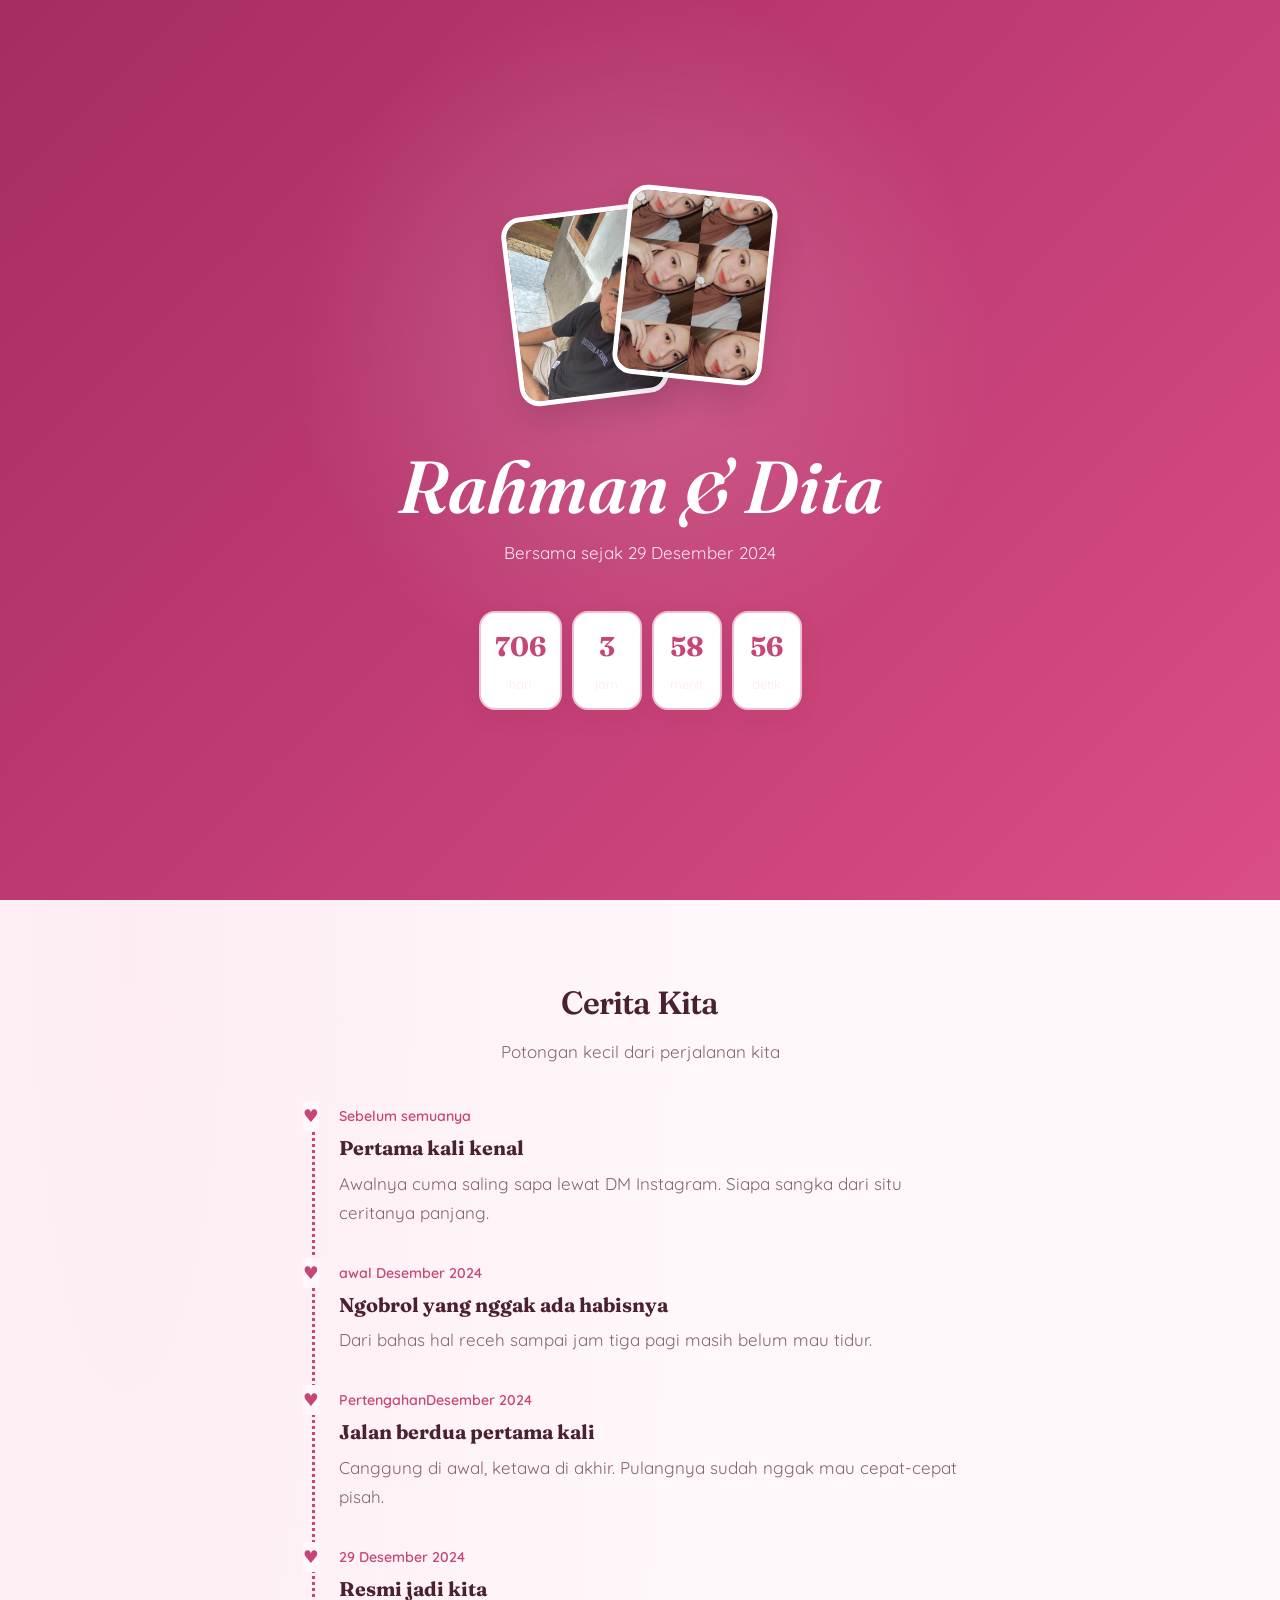
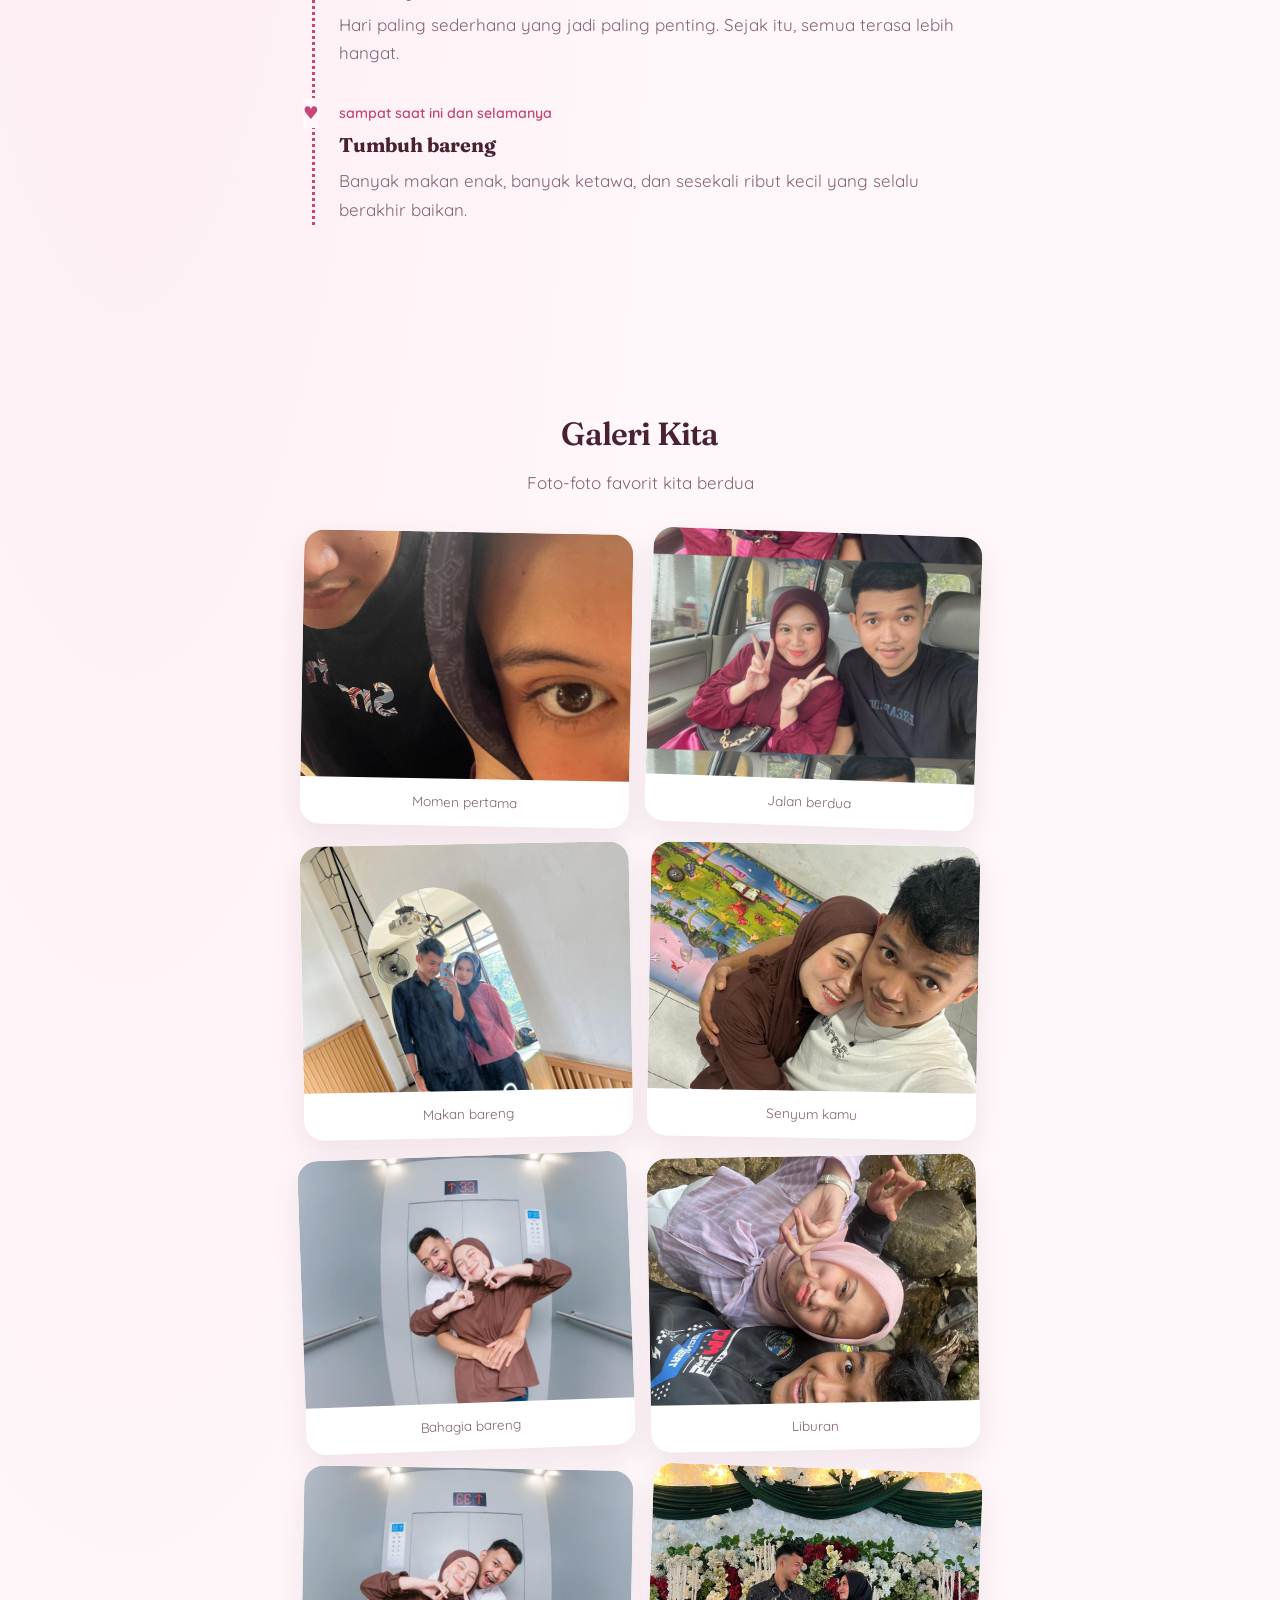
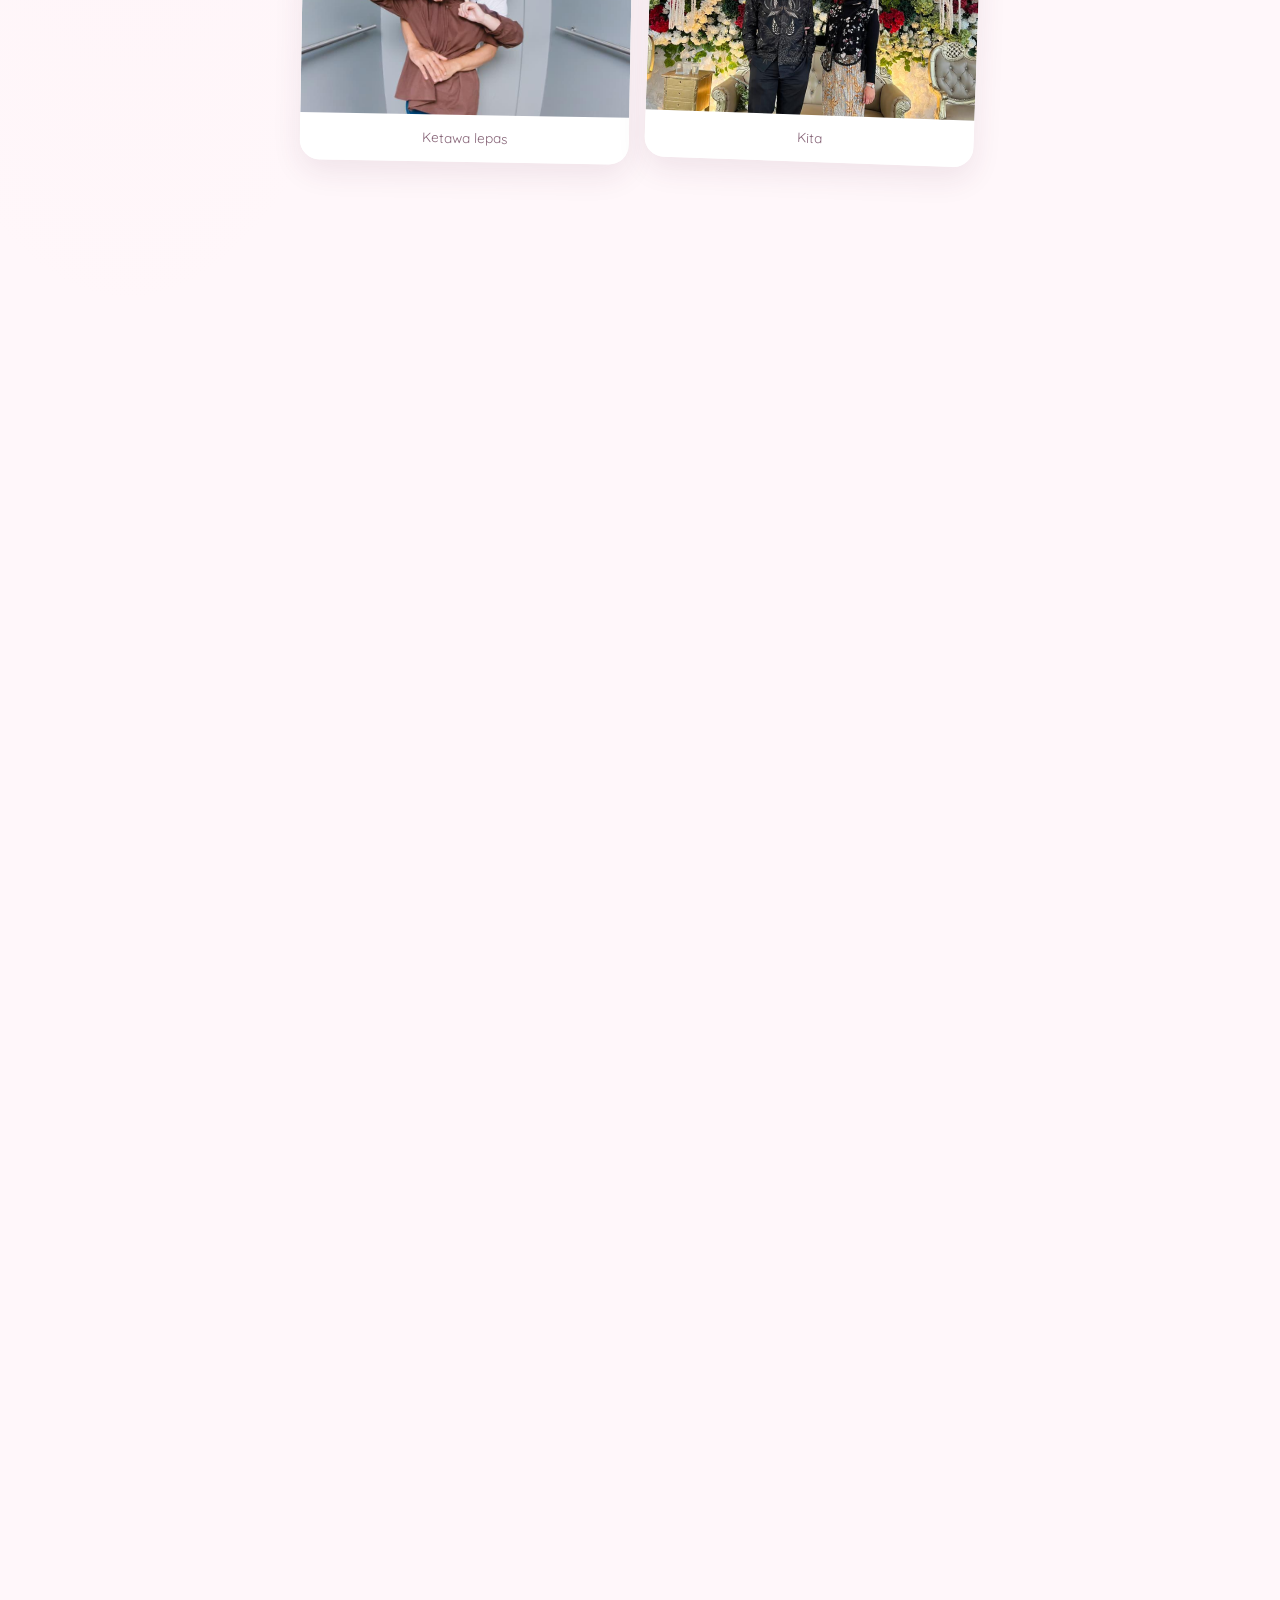
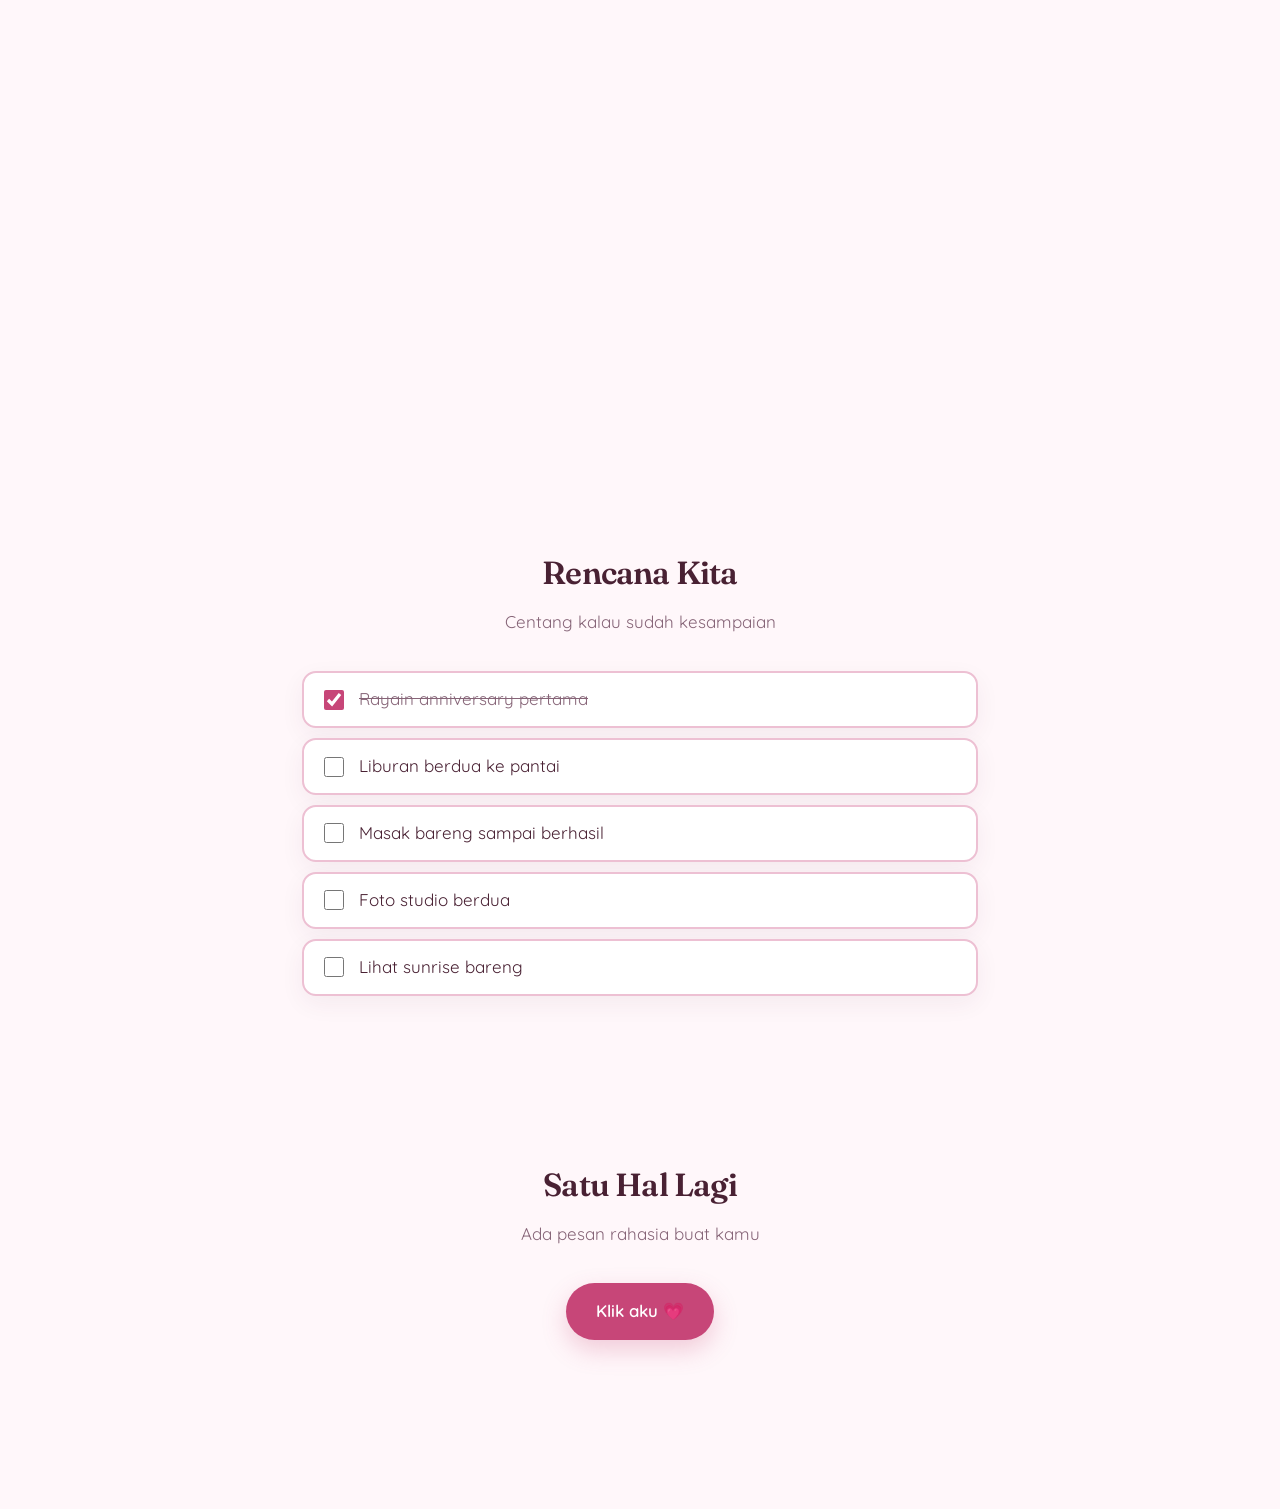
<file: index.html>
<!DOCTYPE html>
<html lang="id">
<head>
<meta charset="utf-8">
<meta name="viewport" content="width=device-width, initial-scale=1, viewport-fit=cover">
<title>Rahman & Dita</title>
<link rel="preconnect" href="https://fonts.googleapis.com">
<link href="https://fonts.googleapis.com/css2?family=Fraunces:ital,wght@0,600;1,500&family=Quicksand:wght@400;600&display=swap" rel="stylesheet">
<link rel="stylesheet" href="css/style.css">
</head>
<body>

<header class="hero">
  <div class="photos" aria-hidden="true">
    <img class="ph a" src="images/Foto%20Rahman.jpeg" alt="Foto Rahman">
    <img class="ph b" src="images/foto%20dita.jpeg" alt="Foto Dita">
  </div>
  <!-- GANTI: nama & tanggal -->
  <h1>Rahman <span class="amp">&</span> Dita</h1>
  <p class="lead">Bersama sejak 29 Desember 2024</p>
  <div class="count" id="count" aria-live="off"></div>
</header>

<section class="rv">
  <h2>Cerita Kita</h2>
  <p class="sub">Potongan kecil dari perjalanan kita</p>
  <!-- GANTI: semua cerita di bawah ini karangan, edit sesukamu -->
  <div class="tl">
    <div class="ev"><small>Sebelum semuanya</small><h3>Pertama kali kenal</h3><p>Awalnya cuma saling sapa lewat DM Instagram. Siapa sangka dari situ ceritanya panjang.</p></div>
    <div class="ev"><small>awal Desember 2024</small><h3>Ngobrol yang nggak ada habisnya</h3><p>Dari bahas hal receh sampai jam tiga pagi masih belum mau tidur.</p></div>
    <div class="ev"><small>PertengahanDesember 2024</small><h3>Jalan berdua pertama kali</h3><p>Canggung di awal, ketawa di akhir. Pulangnya sudah nggak mau cepat-cepat pisah.</p></div>
    <div class="ev"><small>29 Desember 2024</small><h3>Resmi jadi kita</h3><p>Hari paling sederhana yang jadi paling penting. Sejak itu, semua terasa lebih hangat.</p></div>
    <div class="ev"><small>sampat saat ini dan selamanya</small><h3>Tumbuh bareng</h3><p>Banyak makan enak, banyak ketawa, dan sesekali ribut kecil yang selalu berakhir baikan.</p></div>
  </div>
</section>

<section class="rv">
  <h2>Galeri Kita</h2>
  <p class="sub">Foto-foto favorit kita berdua</p>
  <div class="gal" id="gal"></div>
</section>

<section class="rv">
  <h2>Alasan Aku Sayang Kamu</h2>
  <p class="sub">Ketuk satu per satu</p>
  <div class="reasons" id="reasons"></div>
</section>

<section class="rv">
  <h2>Surat Untuk Dita</h2>
  <p class="sub">Dari aku, Rahman</p>
  <div class="letter">
    <p>Dita, aku nggak jago merangkai kata, jadi aku bikin tempat kecil ini buat kita.</p>
    <p>Terima kasih sudah sabar, sudah dengerin ceritaku, dan sudah jadi rumah paling tenang buat pulang. Hari-hari biasa jadi terasa spesial karena ada kamu di dalamnya.</p>
    <p>Semoga kita terus tumbuh bareng, dan halaman ini makin penuh dengan cerita baru.</p>
    <p class="sign">Rahman</p>
  </div>
</section>
<section class="rv music-section">
  <div class="music-card">
    <div class="music-copy">
      <p class="music-kicker">Lagu kita</p>
      <h2>Beautiful in White</h2>
      <p class="music-artist">Shane Filan</p>
    </div>
    <button class="music-toggle" id="musicToggle" type="button" aria-pressed="false">
      <span aria-hidden="true">▶</span> Putar lagu
    </button>
    <audio id="backgroundMusic" preload="auto" autoplay loop>
      <source src="audio/Shane%20Filan%20-%20Beautiful%20In%20White%20(Official%20Video).mp3" type="audio/mpeg">
    </audio>
  </div>
</section>

<section class="rv">
  <h2>Favorit Kita</h2>
  <p class="sub">Hal-hal yang bikin kita kita</p>
  <div class="fav">
    <span>🍜 Mie ayam malam-malam</span><span>🧋 Boba kurang manis</span><span>🎬 Nonton bareng</span>
    <span>🌧️ Ngobrol pas hujan</span><span>🎶 Lagu kita</span><span>😂 Inside joke rahasia</span>
  </div>
</section>

<section class="rv">
  <h2>Rencana Kita</h2>
  <p class="sub">Centang kalau sudah kesampaian</p>
  <div class="list">
    <label><input type="checkbox" checked><span>Rayain anniversary pertama</span></label>
    <label><input type="checkbox"><span>Liburan berdua ke pantai</span></label>
    <label><input type="checkbox"><span>Masak bareng sampai berhasil</span></label>
    <label><input type="checkbox"><span>Foto studio berdua</span></label>
    <label><input type="checkbox"><span>Lihat sunrise bareng</span></label>
  </div>
</section>

<section class="end rv">
  <h2>Satu Hal Lagi</h2>
  <p class="sub">Ada pesan rahasia buat kamu</p>
  <button class="big" id="secret">Klik aku 💗</button>
  <div id="msg"></div>
</section>

<script src=js/main.js defer></script>
</body>
</html>
</file>
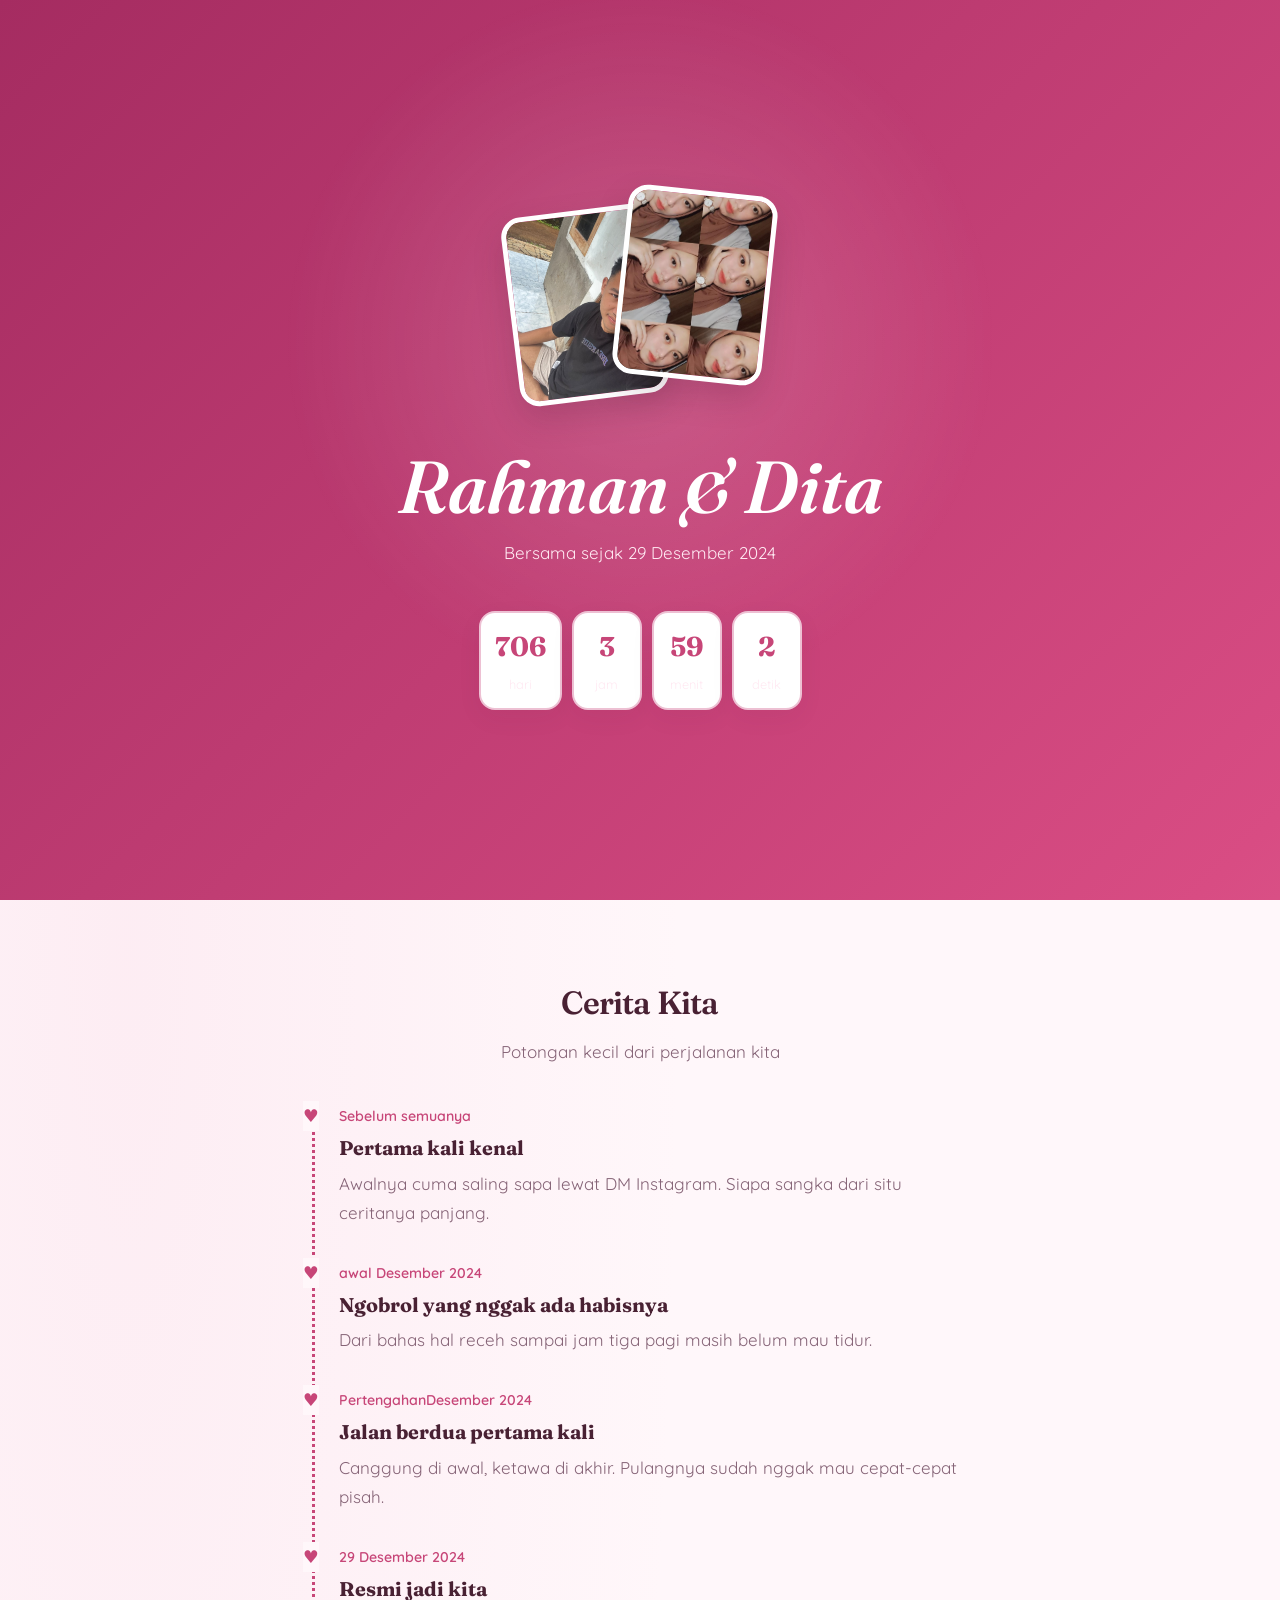
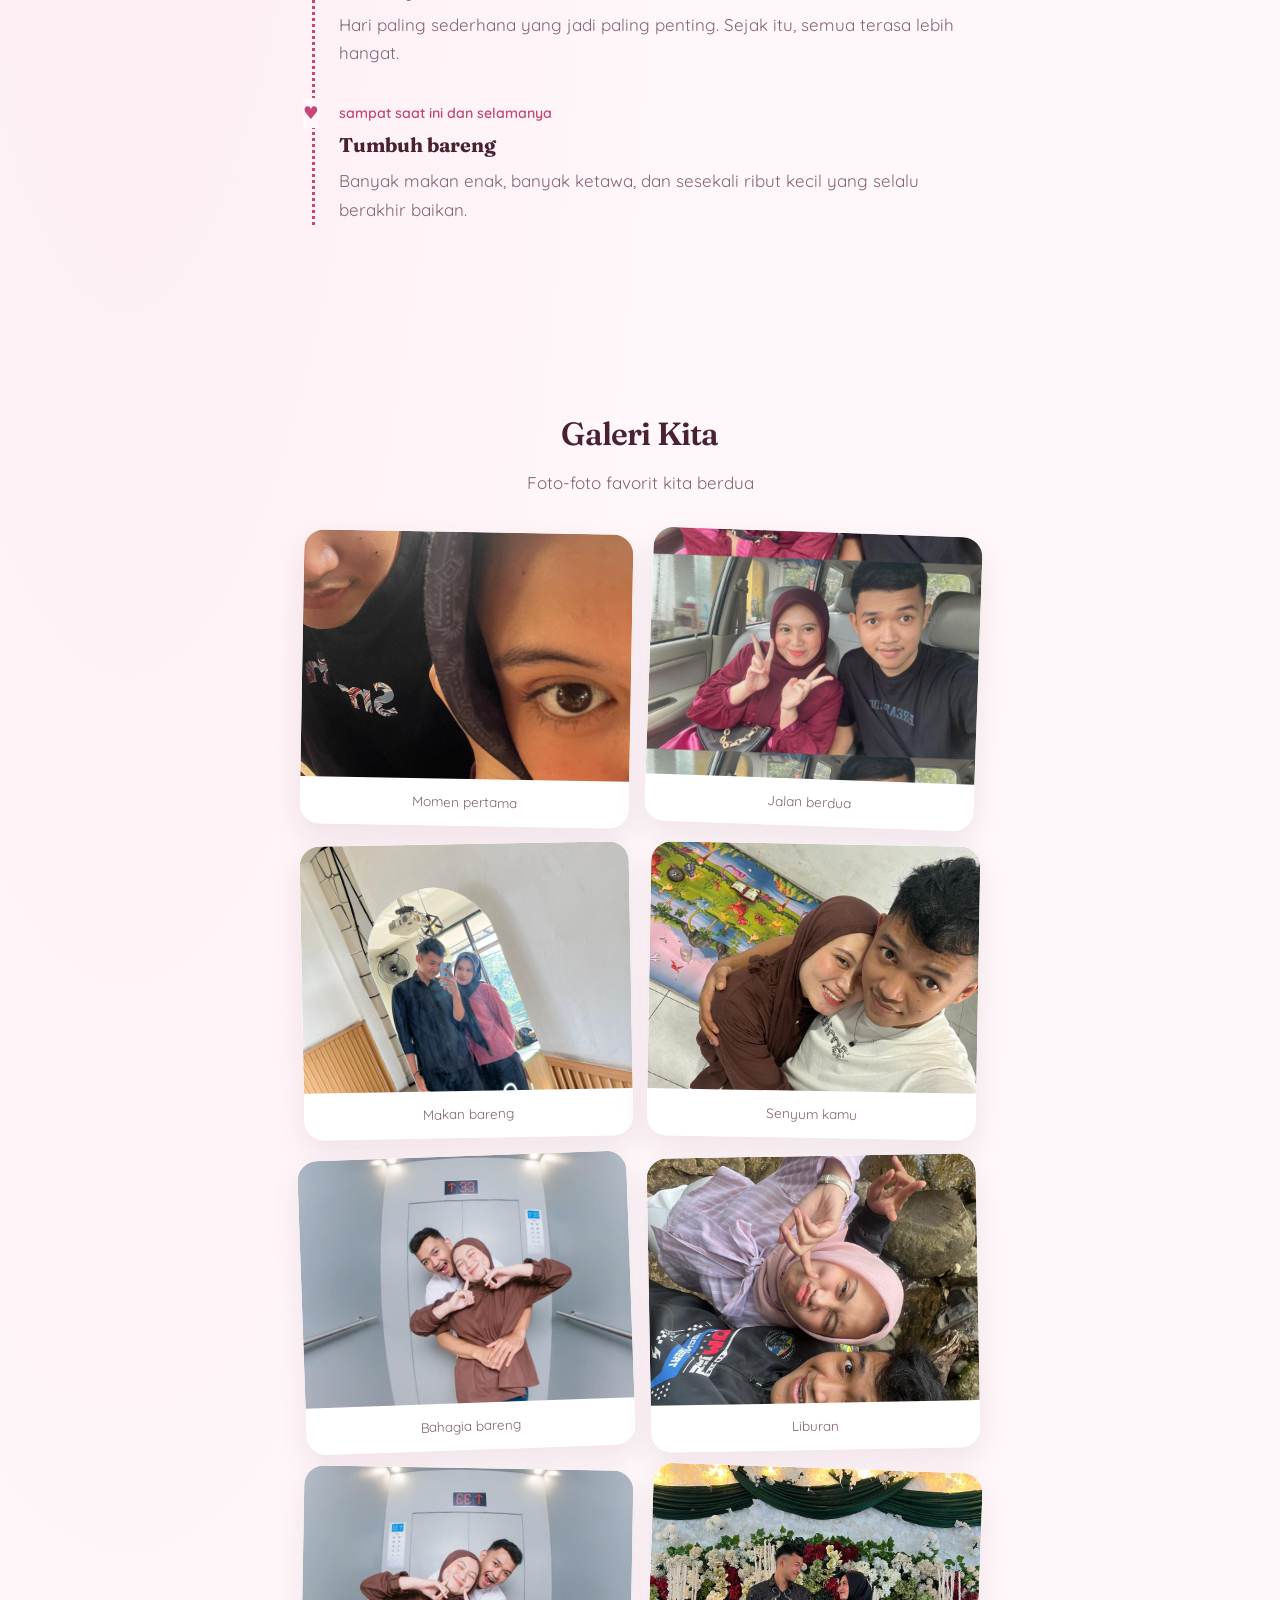
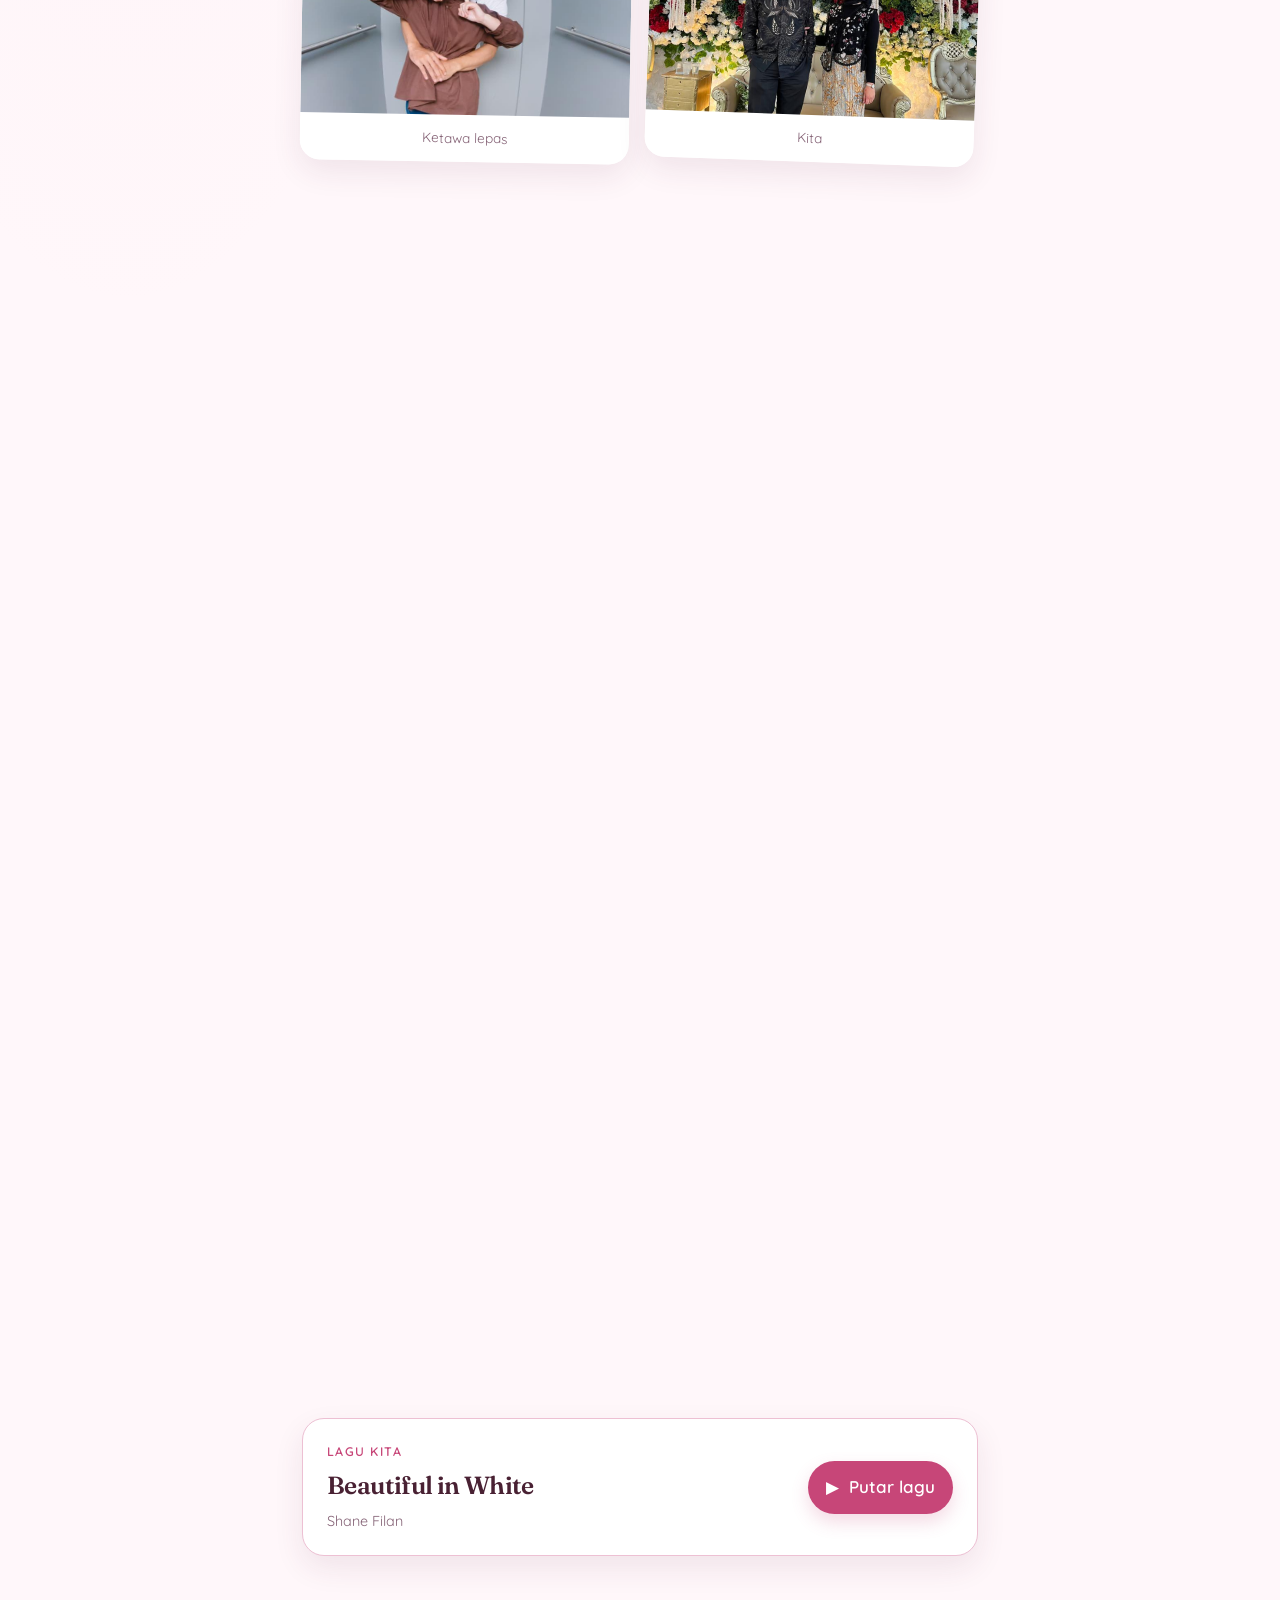
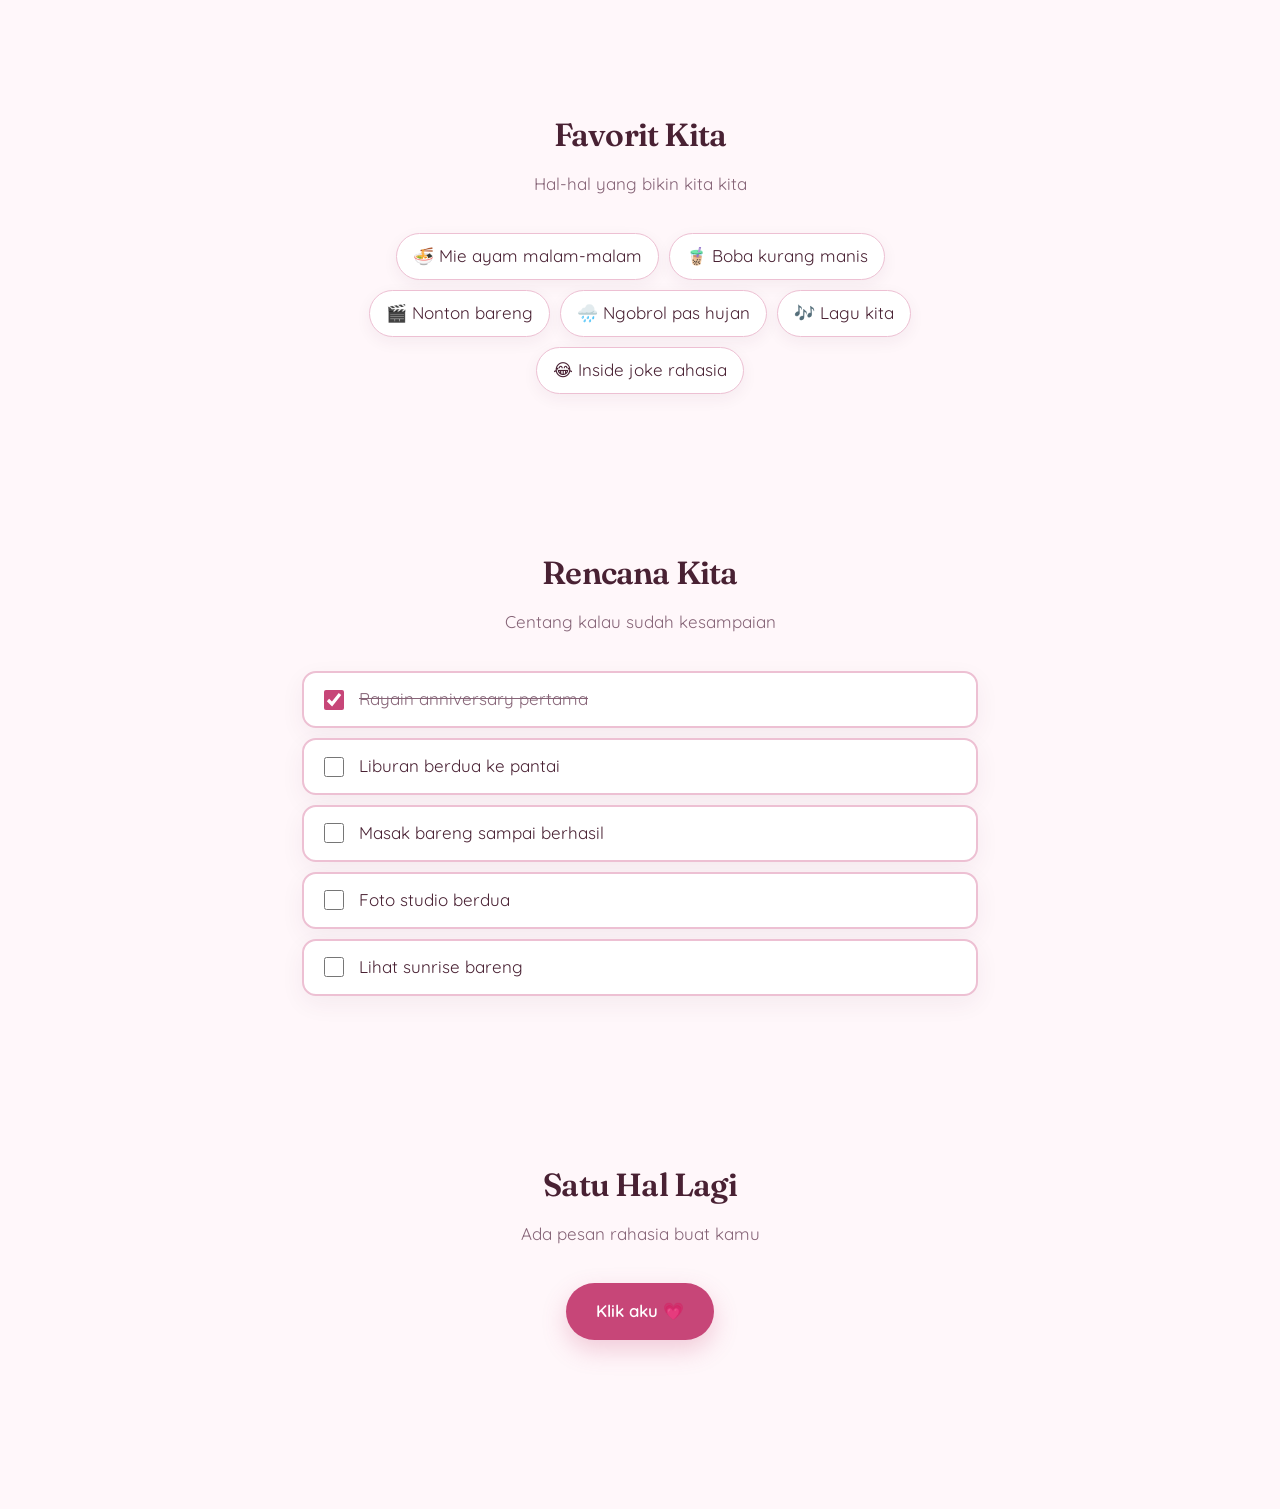
<file: Rahman & Dita.html>
<!DOCTYPE html>
<html lang="id">
<head>
<meta charset="utf-8">
<meta name="viewport" content="width=device-width, initial-scale=1, viewport-fit=cover">
<title>Rahman & Dita</title>
<link rel="preconnect" href="https://fonts.googleapis.com">
<link href="https://fonts.googleapis.com/css2?family=Fraunces:ital,wght@0,600;1,500&family=Quicksand:wght@400;600&display=swap" rel="stylesheet">
<link rel="stylesheet" href="css/style.css">
</head>
<body>

<header class="hero">
  <div class="photos" aria-hidden="true">
    <img class="ph a" src="images/Foto%20Rahman.jpeg" alt="Foto Rahman">
    <img class="ph b" src="images/foto%20dita.jpeg" alt="Foto Dita">
  </div>
  <!-- GANTI: nama & tanggal -->
  <h1>Rahman <span class="amp">&</span> Dita</h1>
  <p class="lead">Bersama sejak 29 Desember 2024</p>
  <div class="count" id="count" aria-live="off"></div>
</header>

<section class="rv">
  <h2>Cerita Kita</h2>
  <p class="sub">Potongan kecil dari perjalanan kita</p>
  <!-- GANTI: semua cerita di bawah ini karangan, edit sesukamu -->
   <div class="tl">
    <div class="ev"><small>Sebelum semuanya</small><h3>Pertama kali kenal</h3><p>Awalnya cuma saling sapa lewat DM Instagram. Siapa sangka dari situ ceritanya panjang.</p></div>
    <div class="ev"><small>awal Desember 2024</small><h3>Ngobrol yang nggak ada habisnya</h3><p>Dari bahas hal receh sampai jam tiga pagi masih belum mau tidur.</p></div>
    <div class="ev"><small>PertengahanDesember 2024</small><h3>Jalan berdua pertama kali</h3><p>Canggung di awal, ketawa di akhir. Pulangnya sudah nggak mau cepat-cepat pisah.</p></div>
    <div class="ev"><small>29 Desember 2024</small><h3>Resmi jadi kita</h3><p>Hari paling sederhana yang jadi paling penting. Sejak itu, semua terasa lebih hangat.</p></div>
    <div class="ev"><small>sampat saat ini dan selamanya</small><h3>Tumbuh bareng</h3><p>Banyak makan enak, banyak ketawa, dan sesekali ribut kecil yang selalu berakhir baikan.</p></div>
  </div>
</section>

<section class="rv">
  <h2>Galeri Kita</h2>
  <p class="sub">Foto-foto favorit kita berdua</p>
  <div class="gal" id="gal"></div>
</section>

<section class="rv">
  <h2>Alasan Aku Sayang Kamu</h2>
  <p class="sub">Ketuk satu per satu</p>
  <div class="reasons" id="reasons"></div>
</section>

<section class="rv">
  <h2>Surat Untuk Dita</h2>
  <p class="sub">Dari aku, Rahman</p>
  <div class="letter">
    <p>Dita, aku nggak jago merangkai kata, jadi aku bikin tempat kecil ini buat kita.</p>
    <p>Terima kasih sudah sabar, sudah dengerin ceritaku, dan sudah jadi rumah paling tenang buat pulang. Hari-hari biasa jadi terasa spesial karena ada kamu di dalamnya.</p>
    <p>Semoga kita terus tumbuh bareng, dan halaman ini makin penuh dengan cerita baru.</p>
    <p class="sign">Rahman</p>
  </div>
</section>
<section class="rv music-section">
  <div class="music-card">
    <div class="music-copy">
      <p class="music-kicker">Lagu kita</p>
      <h2>Beautiful in White</h2>
      <p class="music-artist">Shane Filan</p>
    </div>
    <button class="music-toggle" id="musicToggle" type="button" aria-pressed="false">
      <span aria-hidden="true">▶</span> Putar lagu
    </button>
    <audio id="backgroundMusic" preload="auto" autoplay loop>
      <source src="audio/Shane%20Filan%20-%20Beautiful%20In%20White%20(Official%20Video).mp3" type="audio/mpeg">
    </audio>
  </div>
</section>

<section class="rv">
  <h2>Favorit Kita</h2>
  <p class="sub">Hal-hal yang bikin kita kita</p>
  <div class="fav">
    <span>🍜 Mie ayam malam-malam</span><span>🧋 Boba kurang manis</span><span>🎬 Nonton bareng</span>
    <span>🌧️ Ngobrol pas hujan</span><span>🎶 Lagu kita</span><span>😂 Inside joke rahasia</span>
  </div>
</section>

<section class="rv">
  <h2>Rencana Kita</h2>
  <p class="sub">Centang kalau sudah kesampaian</p>
  <div class="list">
    <label><input type="checkbox" checked><span>Rayain anniversary pertama</span></label>
    <label><input type="checkbox"><span>Liburan berdua ke pantai</span></label>
    <label><input type="checkbox"><span>Masak bareng sampai berhasil</span></label>
    <label><input type="checkbox"><span>Foto studio berdua</span></label>
    <label><input type="checkbox"><span>Lihat sunrise bareng</span></label>
  </div>
</section>

<section class="end rv">
  <h2>Satu Hal Lagi</h2>
  <p class="sub">Ada pesan rahasia buat kamu</p>
  <button class="big" id="secret">Klik aku 💗</button>
  <div id="msg"></div>
</section>

<script src=js/main.js defer></script>
</body>
</html>
</file>
<file: css/style.css>
:root{--bg:#ffe3ef;--card:#ffffff;--ink:#6b0f3a;--soft:#b0466f;--rose:#ff2d7a;--blush:#ffb8d5;--line:#ff9ec6;
box-sizing:border-box}
body{padding-top:env(safe-area-inset-top,0px);padding-bottom:env(safe-area-inset-bottom,0px)}
@media (prefers-color-scheme:dark){:root:not([data-theme="light"]){--bg:#3a0f26;--card:#4d1633;--ink:#ffe3ef;--soft:#ffa9cb;--rose:#ff5b9b;--blush:#6b1f45;--line:#8a2c5a}}
:root[data-theme="dark"]{--bg:#3a0f26;--card:#4d1633;--ink:#ffe3ef;--soft:#ffa9cb;--rose:#ff5b9b;--blush:#6b1f45;--line:#8a2c5a}
html{scroll-padding-top:env(safe-area-inset-top,0px);scroll-behavior:smooth}
*{box-sizing:border-box}
body{margin:0;background:var(--bg);color:var(--ink);font-family:Quicksand,system-ui,sans-serif;line-height:1.7;font-size:17px}
h1,h2{font-family:Fraunces,Georgia,serif;font-weight:600;margin:0}
section{max-width:720px;margin:0 auto;padding:64px 22px}
h2{font-size:2rem;text-align:center;margin-bottom:8px}
.sub{text-align:center;color:var(--soft);margin:0 0 36px}
.hero{min-height:100vh;display:flex;flex-direction:column;align-items:center;justify-content:center;text-align:center;padding:40px 22px;position:relative;overflow:hidden;background:linear-gradient(160deg,#ff7eb3,#ff2d7a 45%,#ff9ec6,#ff5ea0);background-size:300% 300%;animation:bg 12s ease infinite;color:#fff}
.hero .lead,.hero .count span{color:#ffe9f2}.hero .amp{color:#fff}
@keyframes bg{50%{background-position:100% 100%}}
.photos{position:relative;width:260px;height:230px;margin-bottom:28px}
.ph{position:absolute;width:150px;height:190px;border-radius:18px;border:6px solid var(--card);background:var(--blush);display:grid;place-items:center;color:var(--rose);font-size:.8rem;box-shadow:0 8px 24px rgba(232,86,127,.25);text-align:center}
.ph.a{left:0;top:20px;transform:rotate(-7deg);animation:fa 4s ease-in-out infinite}.ph.b{right:0;top:0;transform:rotate(6deg);animation:fb 4.6s ease-in-out infinite}
@keyframes fa{50%{transform:rotate(-4deg) translateY(-12px)}}@keyframes fb{50%{transform:rotate(3deg) translateY(-16px)}}
.hero>*{position:relative;z-index:1}.hero .bh{position:absolute;bottom:-40px;z-index:0;animation:up 7s linear forwards;opacity:.6}
h1{animation:pop 1.2s cubic-bezier(.2,1.4,.4,1) both}@keyframes pop{from{transform:scale(.6);opacity:0}}
.rv{opacity:0;transform:translateY(28px);transition:opacity .8s,transform .8s}.rv.in{opacity:1;transform:none}
.ev::before{animation:beat 1.4s infinite}@keyframes beat{50%{transform:scale(1.35)}}
.big{animation:beat 1.6s infinite}
.gal{display:grid;grid-template-columns:repeat(2,1fr);gap:12px}
.gal figure{margin:0;border-radius:18px;overflow:hidden;background:var(--card);border:4px solid var(--card);box-shadow:0 8px 22px rgba(255,45,122,.25);transition:transform .35s}
.gal figure:nth-child(odd){transform:rotate(-2deg)}.gal figure:nth-child(even){transform:rotate(2deg)}
.gal figure:hover,.gal figure:active{transform:scale(1.05) rotate(0)}
.gal img,.gal .ghost{width:100%;aspect-ratio:3/4;object-fit:cover;display:block}
.ghost{display:grid;place-items:center;font-size:2.4rem;background:linear-gradient(135deg,#ffb8d5,#ff5ea0);color:#fff}
.gal figcaption{padding:8px 10px;font-size:.85rem;text-align:center;color:var(--soft)}
h1{font-size:clamp(2.6rem,10vw,4.6rem);line-height:1.05;font-style:italic}
.amp{color:var(--rose)}
.count{margin-top:26px;display:flex;gap:10px;justify-content:center;flex-wrap:wrap}
.count div{background:var(--card);border:2px solid var(--line);border-radius:16px;padding:10px 14px;min-width:70px}
.count b{display:block;font-family:Fraunces,serif;font-size:1.7rem;color:var(--rose)}
.count span{font-size:.8rem;color:var(--soft)}
.lead{color:var(--soft);margin-top:14px}
.tl{border-left:3px dotted var(--rose);margin-left:10px;padding-left:24px}
.ev{position:relative;margin-bottom:30px}
.ev::before{content:"♥";position:absolute;left:-36px;top:0;color:var(--rose);background:var(--bg);font-size:1.1rem}
.ev small{color:var(--rose);font-weight:600}
.ev h3{margin:2px 0 4px;font-family:Fraunces,serif}
.ev p{margin:0;color:var(--soft)}
.reasons{display:grid;grid-template-columns:repeat(auto-fill,minmax(140px,1fr));gap:12px}
.reasons button{font:inherit;font-weight:600;background:var(--card);color:var(--ink);border:2px solid var(--line);border-radius:16px;padding:18px 10px;cursor:pointer;min-height:96px}
.reasons button.open{background:var(--rose);border-color:var(--rose);color:#fff;font-weight:400;font-size:.92rem}
button:focus-visible,a:focus-visible{outline:3px solid var(--rose);outline-offset:3px}
.letter{background:var(--card);border:2px solid var(--line);border-radius:22px;padding:30px 26px}
.letter p{margin:0 0 14px}
.sign{font-family:Fraunces,serif;font-style:italic;color:var(--rose);text-align:right}
.fav{display:flex;flex-wrap:wrap;gap:10px;justify-content:center}
.fav span{background:var(--blush);border-radius:999px;padding:8px 16px}
.list label{display:flex;gap:12px;align-items:center;padding:12px 16px;background:var(--card);border:2px solid var(--line);border-radius:14px;margin-bottom:10px;cursor:pointer}
.list input{accent-color:#e8567f;width:20px;height:20px}
.list input:checked+span{text-decoration:line-through;color:var(--soft)}
.end{text-align:center;padding-bottom:90px}
.big{font:inherit;font-weight:600;background:var(--rose);color:#fff;border:0;border-radius:999px;padding:14px 30px;cursor:pointer;font-size:1.05rem}
#msg{margin-top:22px;min-height:3em;color:var(--soft);font-family:Fraunces,serif;font-style:italic;font-size:1.2rem}
.fl{position:fixed;bottom:-30px;font-size:26px;pointer-events:none;animation:up 3s ease-in forwards;z-index:9}
@keyframes up{to{transform:translateY(-110vh) rotate(25deg);opacity:0}}
@media (prefers-reduced-motion:reduce){*{animation:none!important;transition:none!important}.rv{opacity:1;transform:none}.fl{animation-duration:.01s}html{scroll-behavior:auto}}

/* Polesan visual dan aksesibilitas */
:root{--bg:#fff7fa;--card:#fff;--ink:#492133;--soft:#866477;--rose:#c74678;--blush:#f8dce8;--line:#edc0d3;color-scheme:light}
:root[data-theme=dark]{--bg:#21131b;--card:#30202a;--ink:#fff1f7;--soft:#d4b4c4;--rose:#ff83b0;--blush:#503447;--line:#765064;color-scheme:dark}
@media(prefers-color-scheme:dark){:root:not([data-theme=light]){--bg:#21131b;--card:#30202a;--ink:#fff1f7;--soft:#d4b4c4;--rose:#ff83b0;--blush:#503447;--line:#765064;color-scheme:dark}}
body{background:radial-gradient(ellipse at 10% 15%,rgba(244,190,212,.18),transparent 34%),var(--bg)}
.hero{min-height:100svh;background:linear-gradient(135deg,#a52c61 0%,#d84c83 48%,#f39bbb 100%);background-size:200% 200%;animation:bg 16s ease-in-out infinite}
.hero:after{content:"";position:absolute;inset:0;background:radial-gradient(circle at 50% 38%,rgba(255,255,255,.17),transparent 42%);pointer-events:none}
.ph{border-width:5px;border-radius:20px;object-fit:cover;box-shadow:0 14px 32px rgba(63,17,39,.18)}
section{padding:76px 22px}h2{letter-spacing:-.025em}.sub{max-width:38rem;margin:6px auto 34px}
.gal{gap:16px}.gal figure{border:0;border-radius:20px;box-shadow:0 12px 30px rgba(92,35,62,.09)}.gal figcaption{padding:11px 10px 13px;background:var(--card)}
.reasons button,.list label,.letter,.count div{box-shadow:0 8px 24px rgba(92,35,62,.06);transition:transform .25s ease,box-shadow .25s ease,border-color .25s ease}
.reasons button:hover,.list label:hover{transform:translateY(-3px);box-shadow:0 12px 28px rgba(92,35,62,.12)}.letter{line-height:1.9}
.fav span{background:var(--card);border:1px solid var(--line);box-shadow:0 5px 16px rgba(92,35,62,.06)}.list input{accent-color:var(--rose)}
.big{box-shadow:0 10px 24px rgba(199,70,120,.25);transition:transform .2s ease,box-shadow .2s ease}.big:hover{transform:translateY(-2px);box-shadow:0 14px 30px rgba(199,70,120,.32)}
#msg{max-width:34rem;margin:22px auto 0}
@media(min-width:700px){.gal{gap:18px}.gal img,.gal .ghost{aspect-ratio:4/3}.gal figure:nth-child(3n){transform:rotate(-1deg)}.gal figure:nth-child(3n+1){transform:rotate(1deg)}}
@media(max-width:420px){body{font-size:16px}section{padding:62px 18px}.photos{transform:scale(.92);margin-bottom:18px}.count{gap:7px}.count div{min-width:66px;padding:8px 10px}}
@media(prefers-reduced-motion:reduce){.hero{animation:none}}


.music-card{display:flex;align-items:center;justify-content:space-between;gap:20px;padding:22px 24px;background:var(--card);border:1px solid var(--line);border-radius:22px;box-shadow:0 12px 30px rgba(92,35,62,.09)}
.music-kicker{margin:0 0 2px;color:var(--rose);font-size:.78rem;font-weight:600;letter-spacing:.12em;text-transform:uppercase}
.music-copy h2{margin:0;text-align:left;font-size:1.55rem}.music-artist{margin:2px 0 0;color:var(--soft);font-size:.9rem}
.music-toggle{flex:none;border:0;border-radius:999px;padding:12px 18px;background:var(--rose);color:#fff;font:inherit;font-weight:600;cursor:pointer;transition:transform .2s ease,box-shadow .2s ease;box-shadow:0 8px 18px rgba(199,70,120,.2)}
.music-toggle:hover{transform:translateY(-2px);box-shadow:0 12px 22px rgba(199,70,120,.28)}.music-toggle span{margin-right:5px}
@media(max-width:480px){.music-card{align-items:flex-start;flex-direction:column;padding:20px}.music-toggle{width:100%}}
</file>
